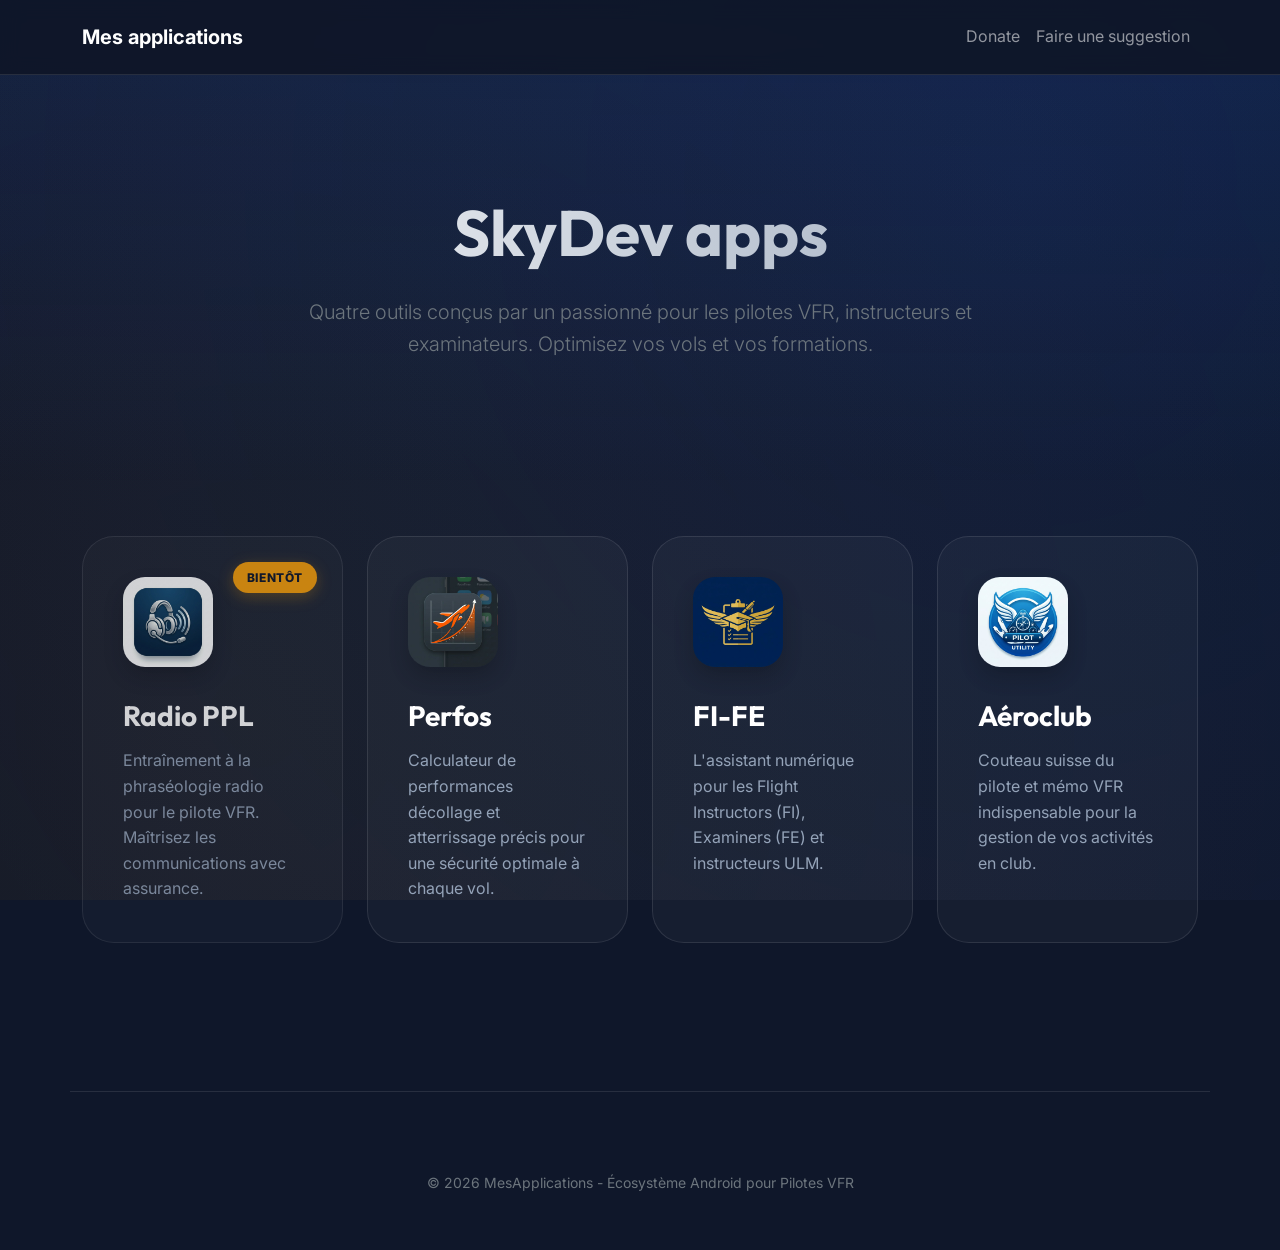
<file: index.html>
<!DOCTYPE html>
<html lang="fr">

<head>
  <meta charset="UTF-8">
  <meta name="viewport" content="width=device-width, initial-scale=1.0">
  <title>Mes Applications Android - Aviation & Pilotage</title>
  <!-- Bootstrap 5 -->
  <link href="https://cdn.jsdelivr.net/npm/bootstrap@5.3.0/dist/css/bootstrap.min.css" rel="stylesheet">
  <!-- Fonts -->
  <link rel="preconnect" href="https://fonts.googleapis.com">
  <link rel="preconnect" href="https://fonts.gstatic.com" crossorigin>
  <link href="https://fonts.googleapis.com/css2?family=Inter:wght@400;500;600&family=Outfit:wght@700;800&display=swap"
    rel="stylesheet">
  <!-- Custom CSS -->
  <link rel="stylesheet" href="assets/css/style.css">
  <meta name="description"
    content="Découvrez mes applications Android dédiées aux pilotes VFR, instructeurs et passionnés d'aéronautique.">
</head>

<body>
  <div class="bg-decor"></div>

  <!-- Navbar -->
  <nav class="navbar navbar-expand-lg navbar-dark navbar-custom sticky-top">
    <div class="container">
      <a class="navbar-brand fw-bold" href="#">Mes applications</a>
      <button class="navbar-toggler" type="button" data-bs-toggle="collapse" data-bs-target="#navbarNav">
        <span class="navbar-toggler-icon"></span>
      </button>
      <div class="collapse navbar-collapse" id="navbarNav">
        <ul class="navbar-nav ms-auto">
          <li class="nav-item"><a class="nav-link" href="https://ko-fi.com/skydev_13" target="_blank">Donate</a></li>
          <li class="nav-item"><a class="nav-link" href="pages/suggestions.html">Faire une suggestion</a></li>
        </ul>
      </div>
    </div>
  </nav>

  <!-- Hero Section -->
  <header class="hero-gradient text-center">
    <div class="container">
      <h1 class="hero-title animate-up">SkyDev apps</h1>
      <p class="lead text-secondary mb-5 mx-auto animate-up delay-100" style="max-width: 700px;">
        Quatre outils conçus par un passionné pour les pilotes VFR, instructeurs et examinateurs.
        Optimisez vos vols et vos formations.
      </p>
      <!-- Bouton pour aller directement à la liste des applications
      <div class="animate-up delay-200">
        <a href="#applications" class="btn btn-primary-custom btn-pill btn-lg">Explorer la suite</a>
      </div>
      -->
    </div>
  </header>

  <!-- Applications Section -->
  <section id="applications" class="py-5">
    <div class="container">
      <div class="row g-4 justify-content-center">
        <!-- Radio PPL -->
        <div class="col-md-6 col-lg-5 col-xl-3 animate-up delay-100">
          <div class="app-card disabled">
            <span class="badge-soon">Bientôt</span>
            <div class="app-icon-wrapper">
              <img src="assets/img/radio_ppl.png" alt="Radio PPL" class="app-icon">
            </div>
            <h3>Radio PPL</h3>
            <p>Entraînement à la phraséologie radio pour le pilote VFR. Maîtrisez les communications avec assurance.</p>
          </div>
        </div>

        <!-- Perfos -->
        <div class="col-md-6 col-lg-5 col-xl-3 animate-up delay-200">
          <a href="pages/perfos.html" class="app-card">
            <div class="app-icon-wrapper">
              <img src="assets/img/perfos.png" alt="Perfos" class="app-icon">
            </div>
            <h3>Perfos</h3>
            <p>Calculateur de performances décollage et atterrissage précis pour une sécurité optimale à chaque vol.</p>
          </a>
        </div>

        <!-- FI-FE -->
        <div class="col-md-6 col-lg-5 col-xl-3 animate-up delay-300">
          <a href="pages/fi-fe.html" class="app-card">
            <div class="app-icon-wrapper">
              <img src="assets/img/fi_fe.png" alt="FI-FE" class="app-icon">
            </div>
            <h3>FI-FE</h3>
            <p>L'assistant numérique pour les Flight Instructors (FI), Examiners (FE) et instructeurs ULM.</p>
          </a>
        </div>

        <!-- Aéroclub -->
        <div class="col-md-6 col-lg-5 col-xl-3 animate-up delay-400">
          <a href="pages/aeroclub.html" class="app-card">
            <div class="app-icon-wrapper">
              <img src="assets/img/aeroclub.png" alt="Aéroclub" class="app-icon">
            </div>
            <h3>Aéroclub</h3>
            <p>Couteau suisse du pilote et mémo VFR indispensable pour la gestion de vos activités en club.</p>
          </a>
        </div>
      </div>
    </div>
  </section>

  <!-- Footer -->
  <footer class="footer container">
    <p class="text-secondary small">&copy; 2026 MesApplications - Écosystème Android pour Pilotes VFR</p>
  </footer>

  <!-- Bootstrap JS -->
  <script src="https://cdn.jsdelivr.net/npm/bootstrap@5.3.0/dist/js/bootstrap.bundle.min.js"></script>

  <!-- GoatCounter -->
  <script data-goatcounter="https://skydev.goatcounter.com/count" async src="//gc.zgo.at/count.js"></script>

</body>

</html>
</file>
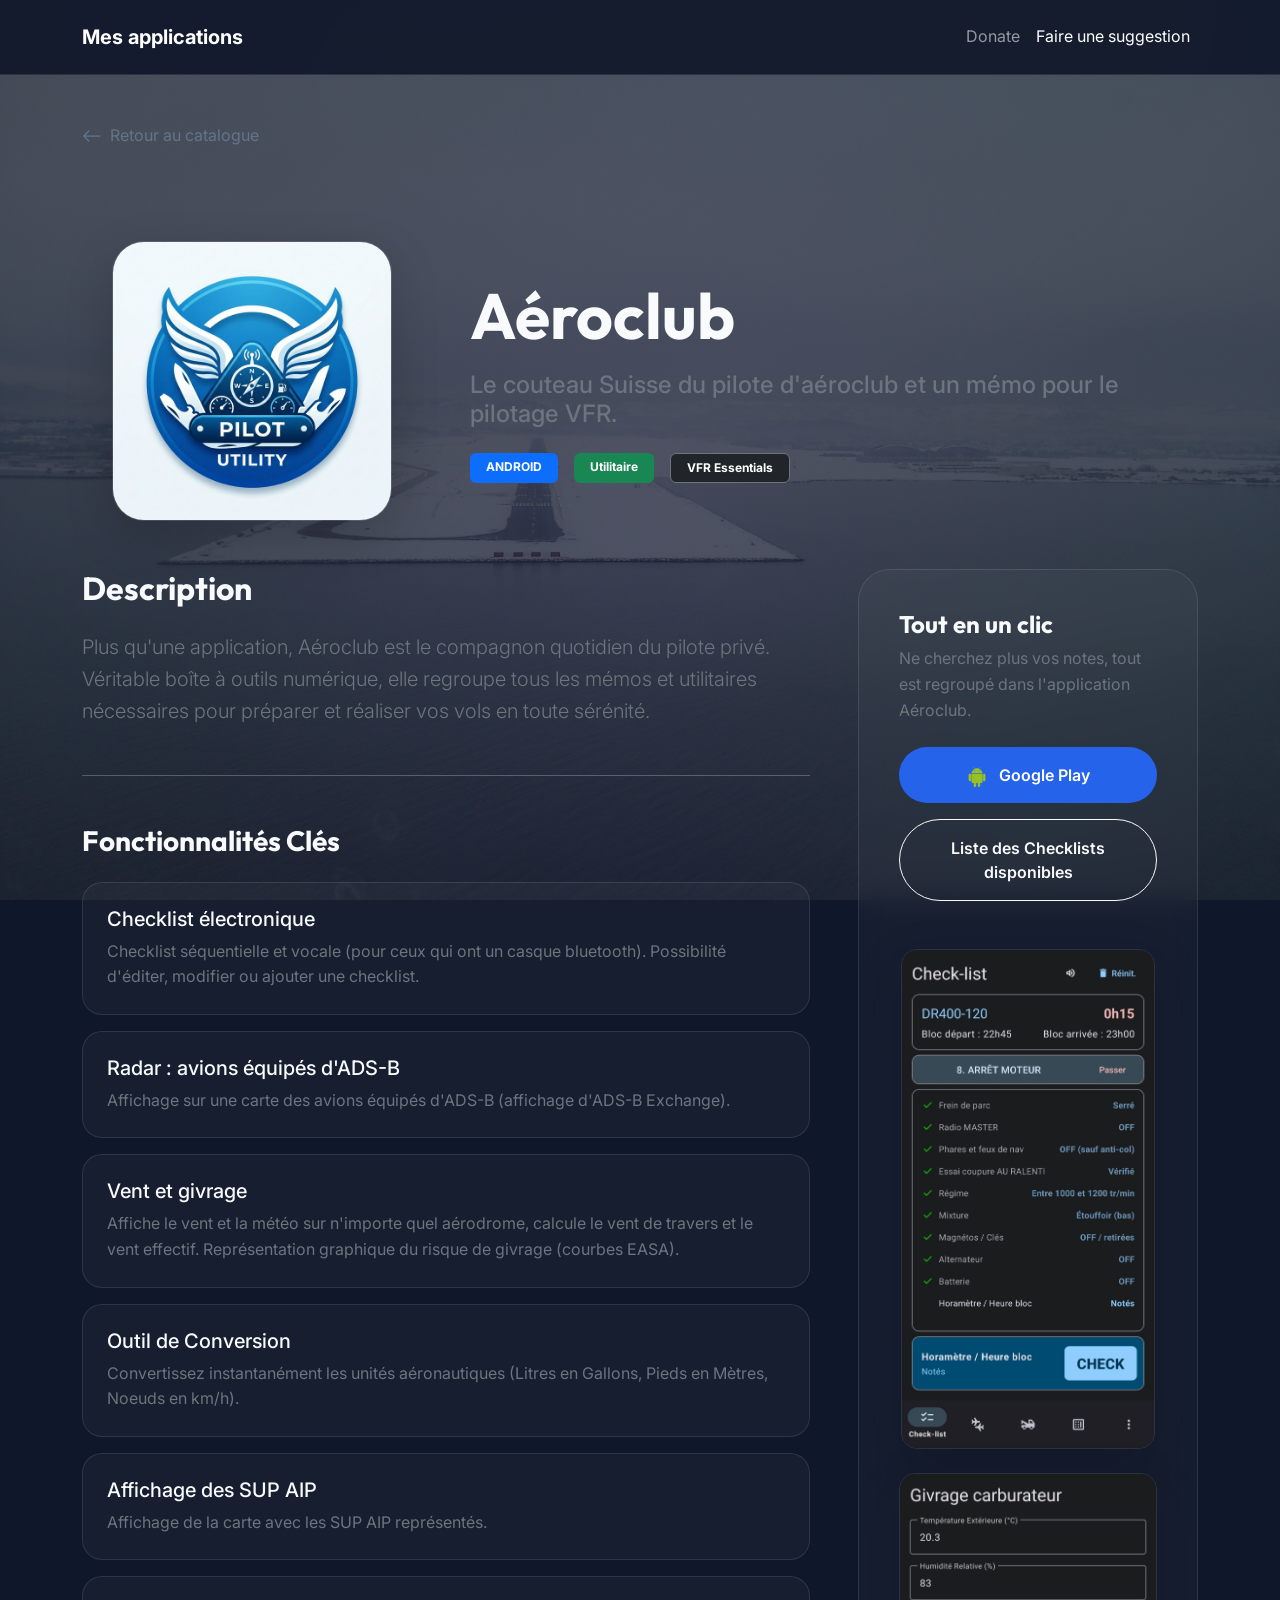
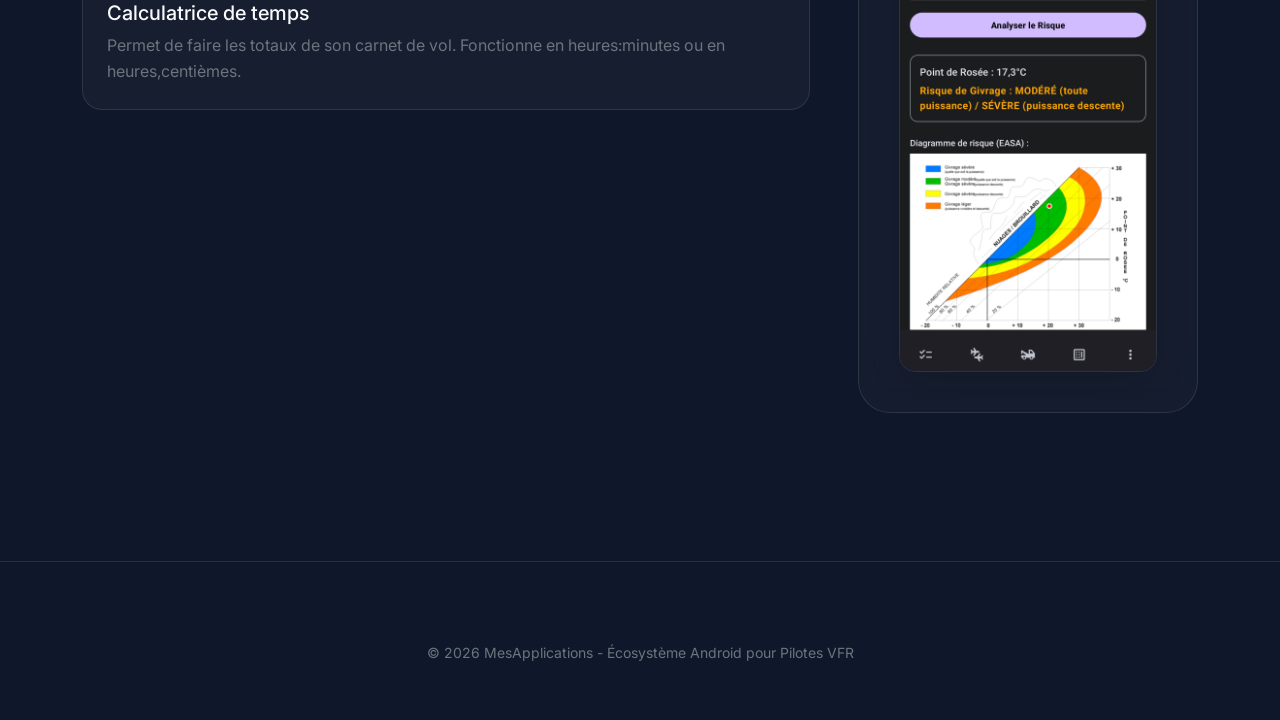
<file: pages/aeroclub.html>
<!DOCTYPE html>
<html lang="fr">

<head>
  <meta charset="UTF-8">
  <meta name="viewport" content="width=device-width, initial-scale=1.0">
  <title>Aéroclub - MesApplications</title>
  <link href="https://cdn.jsdelivr.net/npm/bootstrap@5.3.0/dist/css/bootstrap.min.css" rel="stylesheet">
  <link href="https://fonts.googleapis.com/css2?family=Inter:wght@400;500;600&family=Outfit:wght@700;800&display=swap"
    rel="stylesheet">
  <link rel="stylesheet" href="../assets/css/style.css">
  <style>
    .back-btn {
      color: var(--secondary);
      text-decoration: none;
      display: inline-flex;
      align-items: center;
      margin-bottom: 2rem;
      transition: 0.3s;
    }

    .back-btn:hover {
      color: var(--primary);
      transform: translateX(-5px);
    }

    .detail-hero {
      padding-top: 60px;
    }

    .feature-item {
      background: var(--glass-bg);
      border: 1px solid var(--glass-border);
      padding: 1.5rem;
      border-radius: 20px;
      margin-bottom: 1rem;
    }
  </style>
</head>

<body>
  <div class="bg-decor bg-aeroclub"></div>

  <!-- Navbar -->
  <nav class="navbar navbar-expand-lg navbar-dark navbar-custom sticky-top">
    <div class="container">
      <a class="navbar-brand fw-bold" href="../index.html">Mes applications</a>
      <button class="navbar-toggler" type="button" data-bs-toggle="collapse" data-bs-target="#navbarNav">
        <span class="navbar-toggler-icon"></span>
      </button>
      <div class="collapse navbar-collapse" id="navbarNav">
        <ul class="navbar-nav ms-auto">
          <li class="nav-item"><a class="nav-link" href="https://ko-fi.com/skydev_13" target="_blank">Donate</a></li>
          <li class="nav-item"><a class="nav-link active" href="suggestions.html">Faire une suggestion</a></li>
        </ul>
      </div>
    </div>
  </nav>

  <main class="container py-5">
    <a href="../index.html" class="back-btn">
      <svg xmlns="http://www.w3.org/2000/svg" width="20" height="20" fill="currentColor" class="bi bi-arrow-left me-2"
        viewBox="0 0 16 16">
        <path fill_rule="evenodd"
          d="M15 8a.5.5 0 0 0-.5-.5H2.707l3.147-3.146a.5.5 0 1 0-.708-.708l-4 4a.5.5 0 0 0 0 .708l4 4a.5.5 0 0 0 .708-.708L2.707 8.5H14.5A.5.5 0 0 0 15 8z" />
      </svg>
      Retour au catalogue
    </a>
    <div class="row g-5 detail-hero align-items-center mb-5">
      <div class="col-lg-4 text-center">
        <img src="../assets/img/aeroclub.png" alt="Aéroclub" class="img-fluid rounded-5 shadow-lg"
          style="max-width: 280px; border: 1px solid var(--glass-border);">
      </div>
      <div class="col-lg-8">
        <h1 class="display-3 fw-bold mb-3">Aéroclub</h1>
        <p class="h4 text-secondary mb-4">Le couteau Suisse du pilote d'aéroclub et un mémo pour le pilotage VFR.</p>
        <div class="d-flex gap-3">
          <span class="badge bg-primary px-3 py-2">ANDROID</span>
          <span class="badge bg-success px-3 py-2">Utilitaire</span>
          <span class="badge bg-dark border border-secondary px-3 py-2">VFR Essentials</span>
        </div>
      </div>
    </div>
    <div class="row g-5">
      <div class="col-lg-8">
        <h2 class="mb-4">Description</h2>
        <p class="lead text-secondary">
          Plus qu'une application, Aéroclub est le compagnon quotidien du pilote privé. Véritable boîte à outils
          numérique,
          elle regroupe tous les mémos et utilitaires nécessaires pour préparer et réaliser vos vols en toute sérénité.
        </p>
        <hr class="my-5 opacity-25">
        <h3 class="mb-4">Fonctionnalités Clés</h3>
        <div class="feature-item">
          <h5>Checklist électronique</h5>
          <p class="mb-0 text-secondary">Checklist séquentielle et vocale (pour ceux qui ont un casque bluetooth).
            Possibilité d'éditer, modifier ou ajouter une checklist.</p>
        </div>
        <div class="feature-item">
          <h5>Radar : avions équipés d'ADS-B</h5>
          <p class="mb-0 text-secondary">Affichage sur une carte des avions équipés d'ADS-B (affichage d'ADS-B
            Exchange).</p>
        </div>
        <div class="feature-item">
          <h5>Vent et givrage</h5>
          <p class="mb-0 text-secondary">Affiche le vent et la météo sur n'importe quel aérodrome, calcule le vent de
            travers et le vent effectif. Représentation graphique du risque de givrage (courbes EASA).</p>
        </div>
        <div class="feature-item">
          <h5>Outil de Conversion</h5>
          <p class="mb-0 text-secondary">Convertissez instantanément les unités aéronautiques (Litres en Gallons, Pieds
            en Mètres, Noeuds en km/h).</p>
        </div>
        <div class="feature-item">
          <h5>Affichage des SUP AIP</h5>
          <p class="mb-0 text-secondary">Affichage de la carte avec les SUP AIP représentés.</p>
        </div>
        <div class="feature-item">
          <h5>Calculatrice de temps</h5>
          <p class="mb-0 text-secondary">Permet de faire les totaux de son carnet de vol. Fonctionne en heures:minutes
            ou en heures,centièmes.</p>
        </div>
      </div>
      <div class="col-lg-4">
        <div class="app-card">
          <h4>Tout en un clic</h4>
          <p class="small mb-4 text-secondary">Ne cherchez plus vos notes, tout est regroupé dans l'application
            Aéroclub.</p>
          <a href="https://play.google.com/store/apps/details?id=com.skydev.aeroclub" target="_blank"
            class="btn btn-primary-custom btn-pill w-100 py-3 mb-3">
            <img src="../assets/icons/android.ico" alt="Android Icon" class="me-2" style="width: 20px; height: 20px;">
            Google Play
          </a>
          <a href="checklists.html" class="btn btn-outline-light btn-pill w-100 py-3 mb-4">Liste des Checklists
            disponibles</a>
          <div class="mt-4 text-center">
            <img src="../assets/img/Screen1.jpeg" alt="Capture d'écran Aéroclub"
              class="img-fluid rounded-4 shadow-lg border border-secondary border-opacity-25 img-zoom"
              style="max-height: 500px;">
          </div>
          <div class="mt-4 text-center">
            <img src="../assets/img/Screen2.jpeg" alt="Capture d'écran Aéroclub"
              class="img-fluid rounded-4 shadow-lg border border-secondary border-opacity-25 img-zoom"
              style="max-height: 500px;">
          </div>
        </div>
      </div>
    </div>
  </main>

  <footer class="footer">
    <p class="text-secondary small">&copy; 2026 MesApplications - Écosystème Android pour Pilotes VFR</p>
  </footer>

  <script src="https://cdn.jsdelivr.net/npm/bootstrap@5.3.0/dist/js/bootstrap.bundle.min.js"></script>

</body>

</html>
</file>
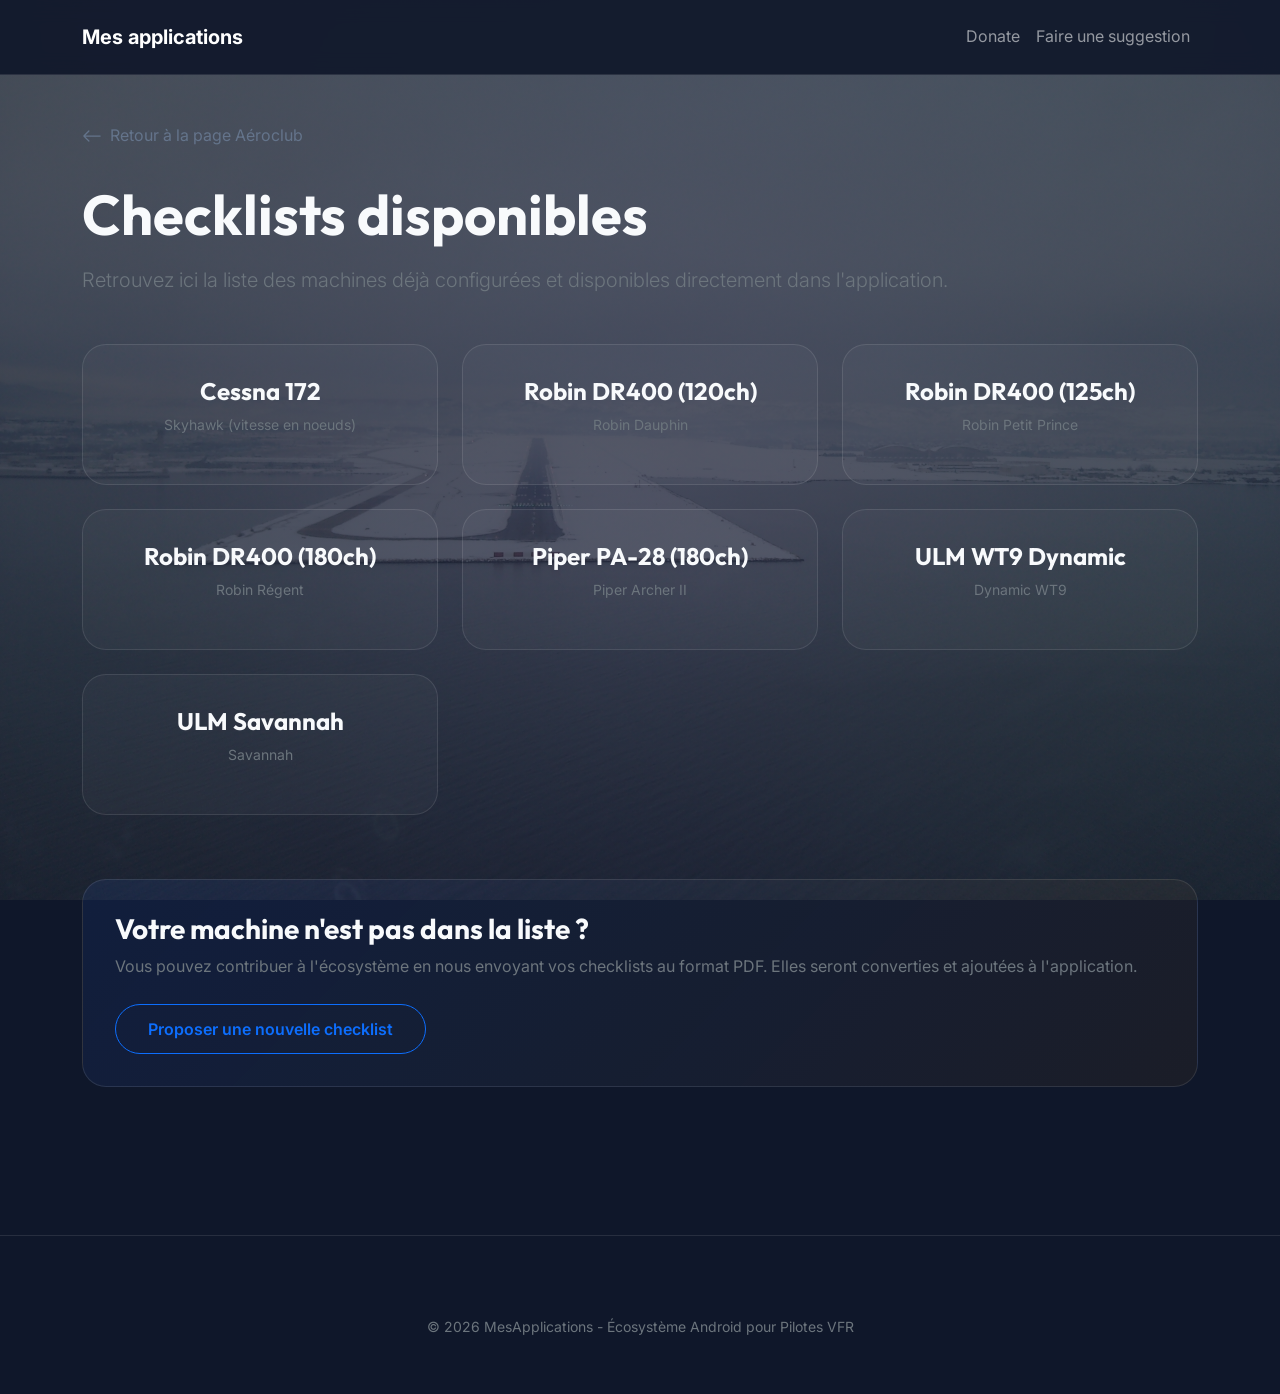
<file: pages/checklists.html>
<!DOCTYPE html>
<html lang="fr">

<head>
  <meta charset="UTF-8">
  <meta name="viewport" content="width=device-width, initial-scale=1.0">
  <title>Checklists disponibles - MesApplications</title>
  <link href="https://cdn.jsdelivr.net/npm/bootstrap@5.3.0/dist/css/bootstrap.min.css" rel="stylesheet">
  <link href="https://fonts.googleapis.com/css2?family=Inter:wght@400;500;600&family=Outfit:wght@700;800&display=swap"
    rel="stylesheet">
  <link rel="stylesheet" href="../assets/css/style.css">
  <style>
    .back-btn {
      color: var(--secondary);
      text-decoration: none;
      display: inline-flex;
      align-items: center;
      margin-bottom: 2rem;
      transition: 0.3s;
    }

    .back-btn:hover {
      color: var(--primary);
      transform: translateX(-5px);
    }

    .checklist-card {
      background: var(--glass-bg);
      backdrop-filter: blur(12px);
      border: 1px solid var(--glass-border);
      border-radius: 24px;
      padding: 2rem;
      transition: 0.3s;
      height: 100%;
      display: flex;
      flex-direction: column;
      align-items: center;
      text-align: center;
    }

    .checklist-card:hover {
      border-color: var(--primary);
      background: rgba(255, 255, 255, 0.05);
    }

    .badge-status {
      background: rgba(37, 99, 235, 0.1);
      color: var(--primary);
      border: 1px solid rgba(37, 99, 235, 0.2);
      font-size: 0.75rem;
      padding: 0.4rem 1rem;
      border-radius: 50px;
      margin-top: 1rem;
    }

    .aircraft-icon {
      font-size: 2rem;
      margin-bottom: 1rem;
    }

    .suggestion-banner {
      background: linear-gradient(135deg, rgba(37, 99, 235, 0.1), rgba(245, 158, 11, 0.05));
      border: 1px solid var(--glass-border);
      border-radius: 24px;
      padding: 2rem;
      margin-top: 4rem;
    }
  </style>
</head>

<body>
  <div class="bg-decor bg-aeroclub"></div>

  <!-- Navbar -->
  <nav class="navbar navbar-expand-lg navbar-dark navbar-custom sticky-top">
    <div class="container">
      <a class="navbar-brand fw-bold" href="../index.html">Mes applications</a>
      <button class="navbar-toggler" type="button" data-bs-toggle="collapse" data-bs-target="#navbarNav">
        <span class="navbar-toggler-icon"></span>
      </button>
      <div class="collapse navbar-collapse" id="navbarNav">
        <ul class="navbar-nav ms-auto">
          <li class="nav-item"><a class="nav-link" href="https://ko-fi.com/skydev_13" target="_blank">Donate</a></li>
          <li class="nav-item"><a class="nav-link" href="suggestions.html">Faire une suggestion</a></li>
        </ul>
      </div>
    </div>
  </nav>

  <main class="container py-5">
    <a href="aeroclub.html" class="back-btn animate-up">
      <svg xmlns="http://www.w3.org/2000/svg" width="20" height="20" fill="currentColor" class="bi bi-arrow-left me-2"
        viewBox="0 0 16 16">
        <path fill_rule="evenodd"
          d="M15 8a.5.5 0 0 0-.5-.5H2.707l3.147-3.146a.5.5 0 1 0-.708-.708l-4 4a.5.5 0 0 0 0 .708l4 4a.5.5 0 0 0 .708-.708L2.707 8.5H14.5A.5.5 0 0 0 15 8z" />
      </svg>
      Retour à la page Aéroclub
    </a>

    <header class="mb-5 animate-up">
      <h1 class="display-4 fw-bold mb-3">Checklists disponibles</h1>
      <p class="lead text-secondary">Retrouvez ici la liste des machines déjà configurées et disponibles directement
        dans l'application.</p>
    </header>

    <div class="row g-4 animate-up delay-100">
      <div class="col-md-6 col-lg-4">
        <div class="checklist-card">
          <h4>Cessna 172</h4>
          <p class="small text-secondary">Skyhawk (vitesse en noeuds)</p>
        </div>
      </div>

      <div class="col-md-6 col-lg-4">
        <div class="checklist-card">
          <h4>Robin DR400 (120ch)</h4>
          <p class="small text-secondary">Robin Dauphin</p>
        </div>
      </div>

      <div class="col-md-6 col-lg-4">
        <div class="checklist-card">
          <h4>Robin DR400 (125ch)</h4>
          <p class="small text-secondary">Robin Petit Prince</p>
        </div>
      </div>

      <div class="col-md-6 col-lg-4">
        <div class="checklist-card">
          <h4>Robin DR400 (180ch)</h4>
          <p class="small text-secondary">Robin Régent</p>
        </div>
      </div>

      <div class="col-md-6 col-lg-4">
        <div class="checklist-card">
          <h4>Piper PA-28 (180ch)</h4>
          <p class="small text-secondary">Piper Archer II</p>
        </div>
      </div>

      <div class="col-md-6 col-lg-4">
        <div class="checklist-card">
          <h4>ULM WT9 Dynamic</h4>
          <p class="small text-secondary">Dynamic WT9</p>
        </div>
      </div>

      <div class="col-md-6 col-lg-4">
        <div class="checklist-card">
          <h4>ULM Savannah</h4>
          <p class="small text-secondary">Savannah</p>
        </div>
      </div>

    </div>

    <div class="suggestion-banner animate-up delay-200">
      <h3>Votre machine n'est pas dans la liste ?</h3>
      <p class="text-secondary mb-4">
        Vous pouvez contribuer à l'écosystème en nous envoyant vos checklists au format PDF. Elles seront converties et
        ajoutées à l'application.
      </p>
      <a href="suggestions.html" class="btn btn-outline-primary btn-pill">Proposer une nouvelle checklist</a>
    </div>
  </main>

  <footer class="footer">
    <p class="text-secondary small">&copy; 2026 MesApplications - Écosystème Android pour Pilotes VFR</p>
  </footer>

  <script src="https://cdn.jsdelivr.net/npm/bootstrap@5.3.0/dist/js/bootstrap.bundle.min.js"></script>
</body>

</html>
</file>
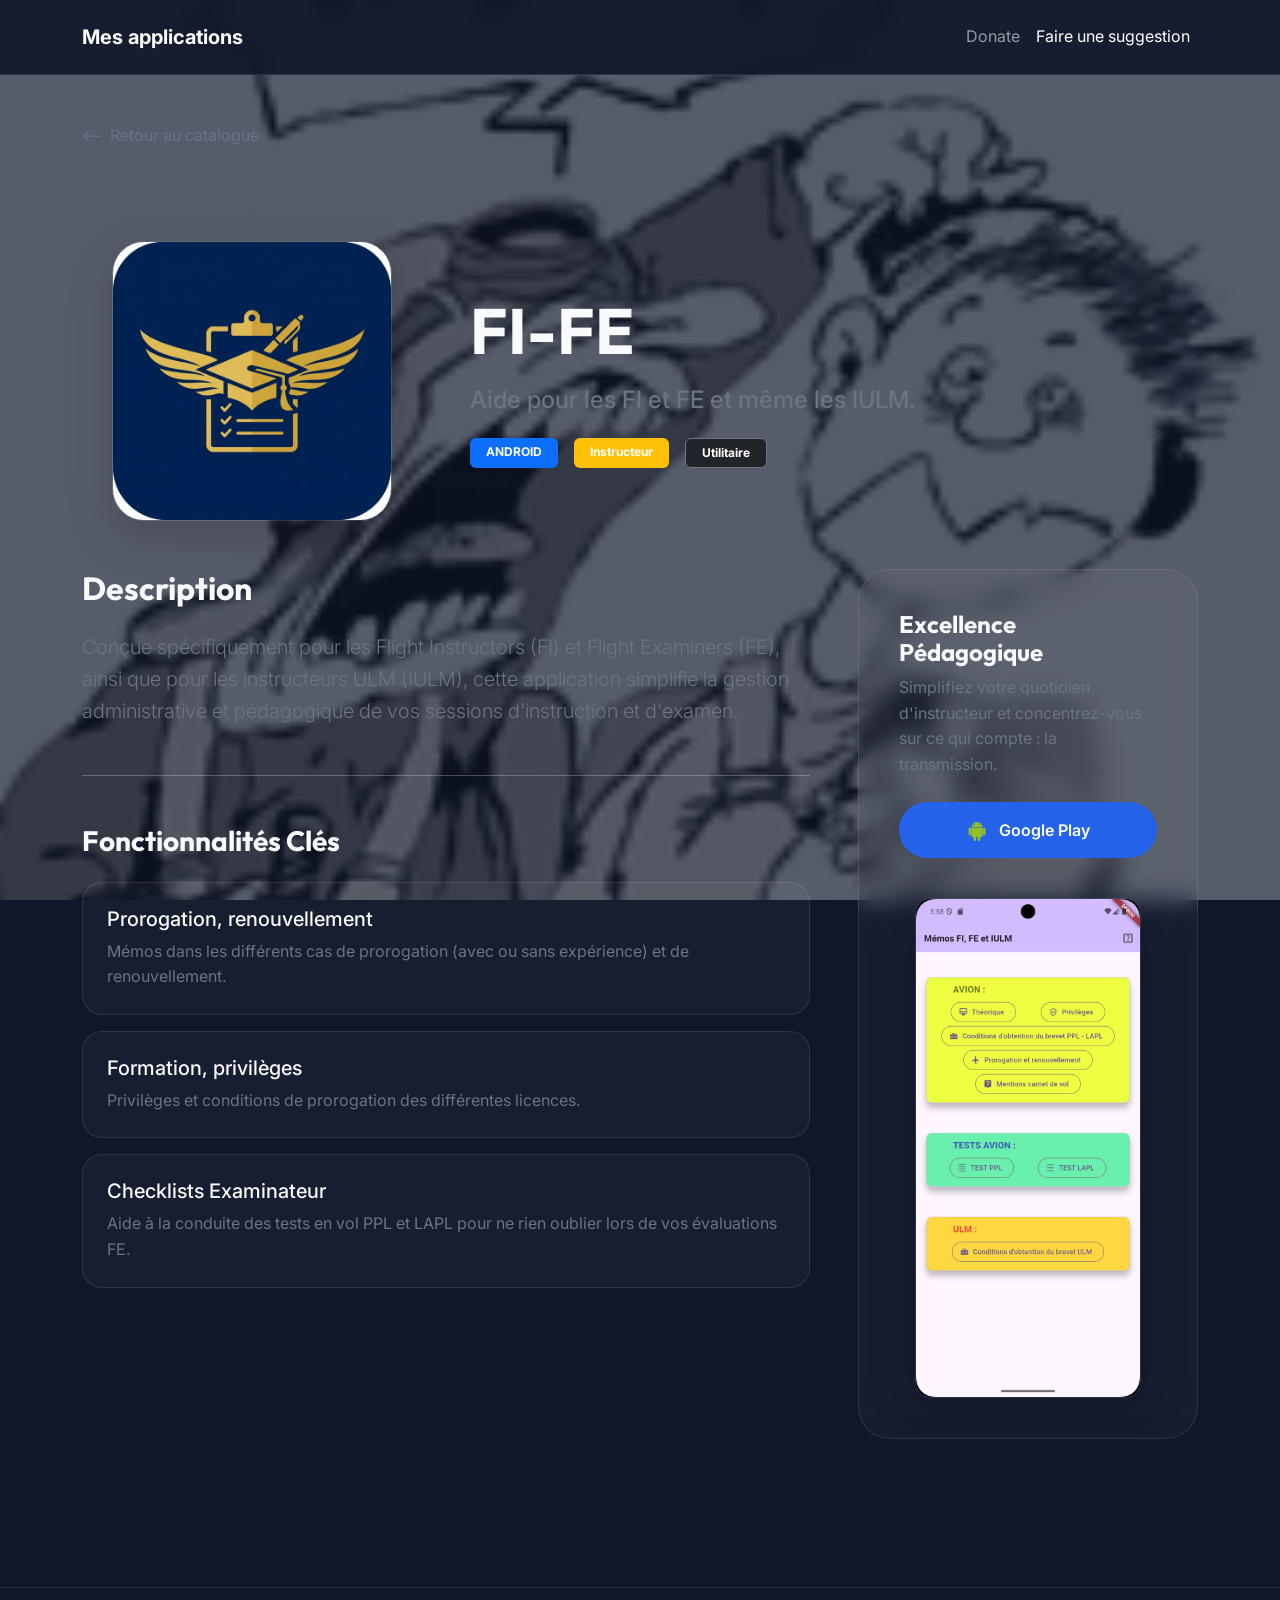
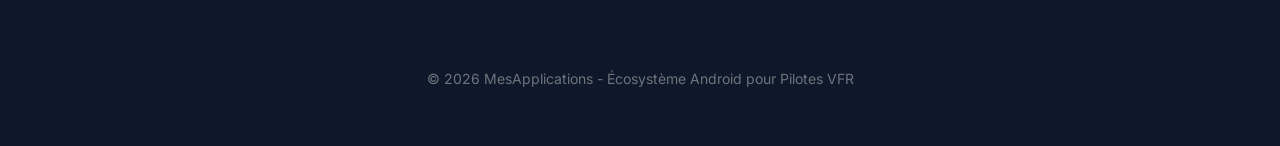
<file: pages/fi-fe.html>
<!DOCTYPE html>
<html lang="fr">

<head>
  <meta charset="UTF-8">
  <meta name="viewport" content="width=device-width, initial-scale=1.0">
  <title>FI-FE - MesApplications</title>
  <link href="https://cdn.jsdelivr.net/npm/bootstrap@5.3.0/dist/css/bootstrap.min.css" rel="stylesheet">
  <link href="https://fonts.googleapis.com/css2?family=Inter:wght@400;500;600&family=Outfit:wght@700;800&display=swap"
    rel="stylesheet">
  <link rel="stylesheet" href="../assets/css/style.css">
  <style>
    .back-btn {
      color: var(--secondary);
      text-decoration: none;
      display: inline-flex;
      align-items: center;
      margin-bottom: 2rem;
      transition: 0.3s;
    }

    .back-btn:hover {
      color: var(--primary);
      transform: translateX(-5px);
    }

    .detail-hero {
      padding-top: 60px;
    }

    .feature-item {
      background: var(--glass-bg);
      border: 1px solid var(--glass-border);
      padding: 1.5rem;
      border-radius: 20px;
      margin-bottom: 1rem;
    }
  </style>
</head>

<body>
  <div class="bg-decor bg-fife"></div>

  <!-- Navbar -->
  <nav class="navbar navbar-expand-lg navbar-dark navbar-custom sticky-top">
    <div class="container">
      <a class="navbar-brand fw-bold" href="../index.html">Mes applications</a>
      <button class="navbar-toggler" type="button" data-bs-toggle="collapse" data-bs-target="#navbarNav">
        <span class="navbar-toggler-icon"></span>
      </button>
      <div class="collapse navbar-collapse" id="navbarNav">
        <ul class="navbar-nav ms-auto">
          <li class="nav-item"><a class="nav-link" href="https://ko-fi.com/skydev_13" target="_blank">Donate</a></li>
          <li class="nav-item"><a class="nav-link active" href="suggestions.html">Faire une suggestion</a></li>
        </ul>
      </div>
    </div>
  </nav>

  <main class="container py-5">
    <a href="../index.html" class="back-btn">
      <svg xmlns="http://www.w3.org/2000/svg" width="20" height="20" fill="currentColor" class="bi bi-arrow-left me-2"
        viewBox="0 0 16 16">
        <path fill_rule="evenodd"
          d="M15 8a.5.5 0 0 0-.5-.5H2.707l3.147-3.146a.5.5 0 1 0-.708-.708l-4 4a.5.5 0 0 0 0 .708l4 4a.5.5 0 0 0 .708-.708L2.707 8.5H14.5A.5.5 0 0 0 15 8z" />
      </svg>
      Retour au catalogue
    </a>
    <div class="row g-5 detail-hero align-items-center mb-5">
      <div class="col-lg-4 text-center">
        <img src="../assets/img/fi_fe.png" alt="FI-FE" class="img-fluid rounded-5 shadow-lg"
          style="max-width: 280px; border: 1px solid var(--glass-border);">
      </div>
      <div class="col-lg-8">
        <h1 class="display-3 fw-bold mb-3">FI-FE</h1>
        <p class="h4 text-secondary mb-4">Aide pour les FI et FE et même les IULM.</p>
        <div class="d-flex gap-3">
          <span class="badge bg-primary px-3 py-2">ANDROID</span>
          <span class="badge bg-warning px-3 py-2">Instructeur</span>
          <span class="badge bg-dark border border-secondary px-3 py-2">Utilitaire</span>
        </div>
      </div>
    </div>
    <div class="row g-5">
      <div class="col-lg-8">
        <h2 class="mb-4">Description</h2>
        <p class="lead text-secondary">
          Conçue spécifiquement pour les Flight Instructors (FI) et Flight Examiners (FE), ainsi que pour les
          instructeurs ULM (IULM),
          cette application simplifie la gestion administrative et pédagogique de vos sessions d'instruction et
          d'examen.
        </p>
        <hr class="my-5 opacity-25">
        <h3 class="mb-4">Fonctionnalités Clés</h3>
        <div class="feature-item">
          <h5>Prorogation, renouvellement</h5>
          <p class="mb-0 text-secondary">Mémos dans les différents cas de prorogation (avec ou sans expérience) et de
            renouvellement.</p>
        </div>
        <div class="feature-item">
          <h5>Formation, privilèges</h5>
          <p class="mb-0 text-secondary">Privilèges et conditions de prorogation des différentes licences.</p>
        </div>
        <div class="feature-item">
          <h5>Checklists Examinateur</h5>
          <p class="mb-0 text-secondary">Aide à la conduite des tests en vol PPL et LAPL pour ne rien oublier lors de
            vos
            évaluations FE.</p>
        </div>
      </div>
      <div class="col-lg-4">
        <div class="app-card">
          <h4>Excellence Pédagogique</h4>
          <p class="small mb-4 text-secondary">Simplifiez votre quotidien d'instructeur et concentrez-vous sur ce qui
            compte : la transmission.</p>
          <a href="https://play.google.com/store/apps/details?id=com.skydev.fi_fe" target="_blank"
            class="btn btn-primary-custom btn-pill w-100 py-3 mb-3">
            <img src="../assets/icons/android.ico" alt="Android Icon" class="me-2" style="width: 20px; height: 20px;">
            Google Play
          </a>
          <div class="mt-4 text-center">
            <img src="../assets/img/Screen4.png" alt="Capture d'écran FI-FE"
              class="img-fluid rounded-4 shadow-lg border border-secondary border-opacity-25 img-zoom"
              style="max-height: 500px;">
          </div>
        </div>
      </div>
    </div>
  </main>
  <footer class="footer">
    <p class="text-secondary small">&copy; 2026 MesApplications - Écosystème Android pour Pilotes VFR</p>
  </footer>
  <script src="https://cdn.jsdelivr.net/npm/bootstrap@5.3.0/dist/js/bootstrap.bundle.min.js"></script>
</body>

</html>
</file>
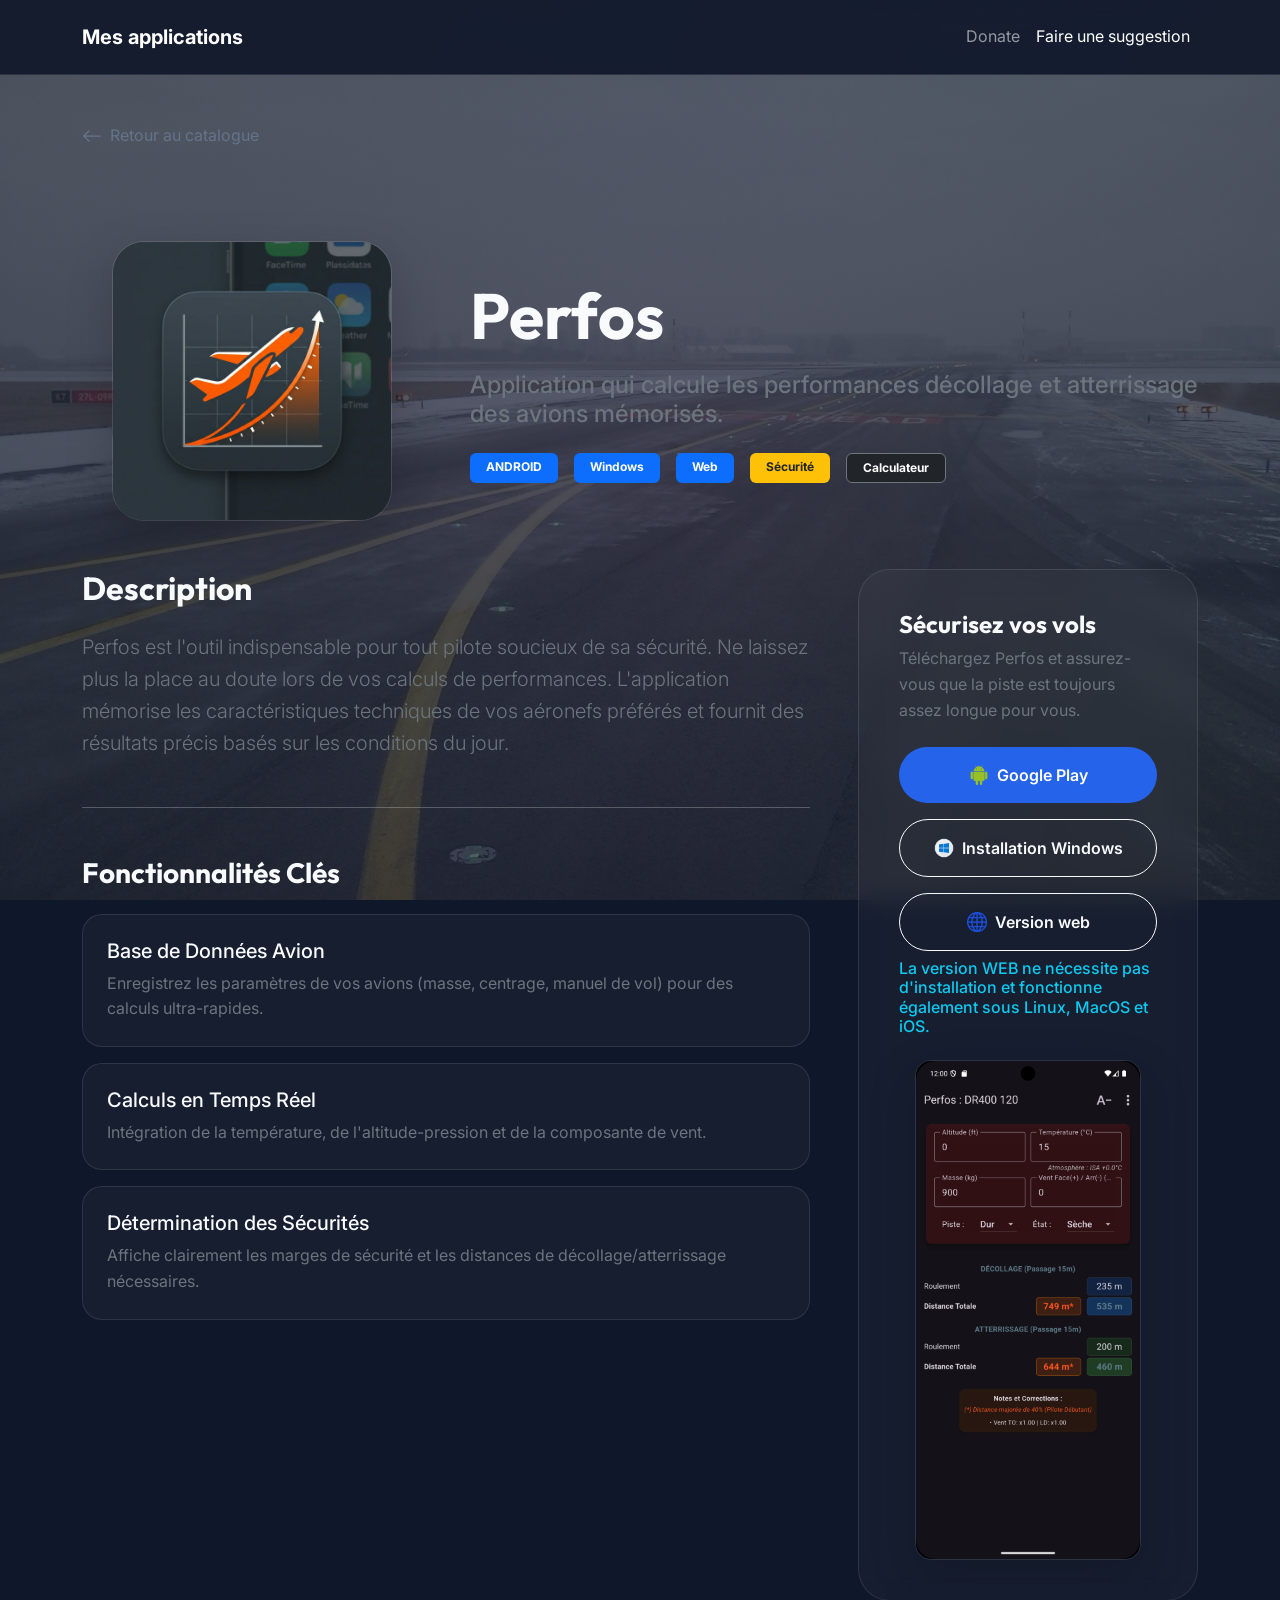
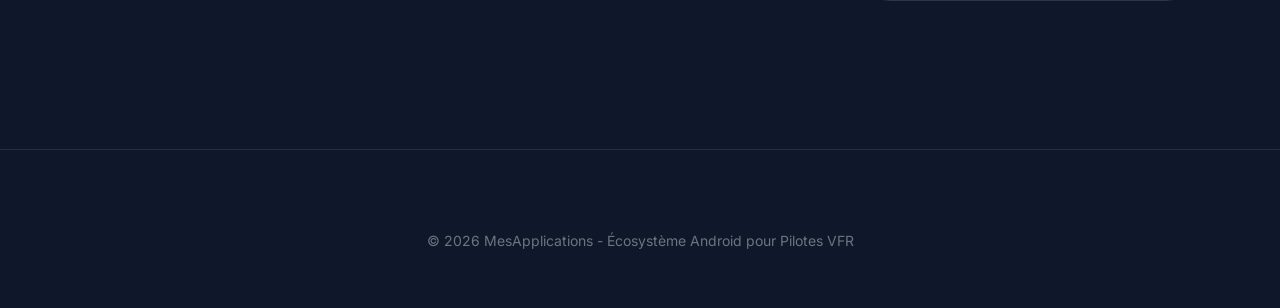
<file: pages/perfos.html>
<!DOCTYPE html>
<html lang="fr">

<head>
  <meta charset="UTF-8">
  <meta name="viewport" content="width=device-width, initial-scale=1.0">
  <title>Perfos - MesApplications</title>
  <link href="https://cdn.jsdelivr.net/npm/bootstrap@5.3.0/dist/css/bootstrap.min.css" rel="stylesheet">
  <link href="https://fonts.googleapis.com/css2?family=Inter:wght@400;500;600&family=Outfit:wght@700;800&display=swap"
    rel="stylesheet">
  <link rel="stylesheet" href="../assets/css/style.css">
  <style>
    .back-btn {
      color: var(--secondary);
      text-decoration: none;
      display: inline-flex;
      align-items: center;
      margin-bottom: 2rem;
      transition: 0.3s;
    }

    .back-btn:hover {
      color: var(--primary);
      transform: translateX(-5px);
    }

    .detail-hero {
      padding-top: 60px;
    }

    .feature-item {
      background: var(--glass-bg);
      border: 1px solid var(--glass-border);
      padding: 1.5rem;
      border-radius: 20px;
      margin-bottom: 1rem;
    }
  </style>
</head>

<body>
  <div class="bg-decor bg-perfos"></div>

  <!-- Navbar -->
  <nav class="navbar navbar-expand-lg navbar-dark navbar-custom sticky-top">
    <div class="container">
      <a class="navbar-brand fw-bold" href="../index.html">Mes applications</a>
      <button class="navbar-toggler" type="button" data-bs-toggle="collapse" data-bs-target="#navbarNav">
        <span class="navbar-toggler-icon"></span>
      </button>
      <div class="collapse navbar-collapse" id="navbarNav">
        <ul class="navbar-nav ms-auto">
          <li class="nav-item"><a class="nav-link" href="https://ko-fi.com/skydev_13" target="_blank">Donate</a></li>
          <li class="nav-item"><a class="nav-link active" href="suggestions.html">Faire une suggestion</a></li>
        </ul>
      </div>
    </div>
  </nav>

  <main class="container py-5">
    <a href="../index.html" class="back-btn">
      <svg xmlns="http://www.w3.org/2000/svg" width="20" height="20" fill="currentColor" class="bi bi-arrow-left me-2"
        viewBox="0 0 16 16">
        <path fill_rule="evenodd"
          d="M15 8a.5.5 0 0 0-.5-.5H2.707l3.147-3.146a.5.5 0 1 0-.708-.708l-4 4a.5.5 0 0 0 0 .708l4 4a.5.5 0 0 0 .708-.708L2.707 8.5H14.5A.5.5 0 0 0 15 8z" />
      </svg>
      Retour au catalogue
    </a>
    <div class="row g-5 detail-hero align-items-center mb-5">
      <div class="col-lg-4 text-center">
        <img src="../assets/img/perfos.png" alt="Perfos" class="img-fluid rounded-5 shadow-lg"
          style="max-width: 280px; border: 1px solid var(--glass-border);">
      </div>
      <div class="col-lg-8">
        <h1 class="display-3 fw-bold mb-3">Perfos</h1>
        <p class="h4 text-secondary mb-4">Application qui calcule les performances décollage et atterrissage des avions
          mémorisés.</p>
        <div class="d-flex gap-3">
          <span class="badge bg-primary px-3 py-2">ANDROID</span>
          <span class="badge bg-primary px-3 py-2">Windows</span>
          <span class="badge bg-primary px-3 py-2">Web</span>
          <span class="badge bg-warning text-dark px-3 py-2">Sécurité</span>
          <span class="badge bg-dark border border-secondary px-3 py-2">Calculateur</span>
        </div>
      </div>
    </div>

    <div class="row g-5">
      <div class="col-lg-8">
        <h2 class="mb-4">Description</h2>
        <p class="lead text-secondary">
          Perfos est l'outil indispensable pour tout pilote soucieux de sa sécurité. Ne laissez plus la place au doute
          lors de vos calculs de performances.
          L'application mémorise les caractéristiques techniques de vos aéronefs préférés et fournit des résultats
          précis basés sur les conditions du jour.
        </p>
        <hr class="my-5 opacity-25">
        <h3 class="mb-4">Fonctionnalités Clés</h3>
        <div class="feature-item">
          <h5>Base de Données Avion</h5>
          <p class="mb-0 text-secondary">Enregistrez les paramètres de vos avions (masse, centrage, manuel de vol) pour
            des calculs ultra-rapides.</p>
        </div>
        <div class="feature-item">
          <h5>Calculs en Temps Réel</h5>
          <p class="mb-0 text-secondary">Intégration de la température, de l'altitude-pression et de la composante de
            vent.</p>
        </div>
        <div class="feature-item">
          <h5>Détermination des Sécurités</h5>
          <p class="mb-0 text-secondary">Affiche clairement les marges de sécurité et les distances de
            décollage/atterrissage nécessaires.</p>
        </div>
      </div>
      <div class="col-lg-4">
        <div class="app-card">
          <h4>Sécurisez vos vols</h4>
          <p class="small mb-4 text-secondary">Téléchargez Perfos et assurez-vous que la piste est toujours assez longue
            pour vous.</p>
          <a href="https://play.google.com/store/apps/details?id=com.skydev.perfos"
            class="btn btn-primary-custom btn-pill w-100 py-3 mb-3 d-flex align-items-center justify-content-center">
            <img src="../assets/icons/android.ico" alt="Android Icon" class="me-2" style="width: 20px; height: 20px;">
            Google Play
          </a>
          <a href="../assets/windows/perfos_setup.exe" download
            class="btn btn-outline-light btn-pill w-100 py-3 mb-3 d-flex align-items-center justify-content-center">
            <img src="../assets/icons/windows.ico" alt="Windows Icon" class="me-2" style="width: 20px; height: 20px;">
            Installation Windows
          </a>
          <a href="https://ms893.github.io/Perfos/" target="_blank" rel="noopener noreferrer"
            class="btn btn-outline-light btn-pill w-100 py-3 mb-0 d-flex align-items-center justify-content-center">
            <img src="../assets/icons/web.ico" alt="Web Icon" class="me-2" style="width: 20px; height: 20px;">
            Version web
          </a>
          <h6 class="mt-2 mb-4 text-info">La version WEB ne nécessite pas d'installation et fonctionne également
            sous Linux, MacOS et iOS.</h6>
          <div class="mt-4 text-center">
            <img src="../assets/img/Screen3.png" alt="Capture d'écran Perfos"
              class="img-fluid rounded-4 shadow-lg border border-secondary border-opacity-25 img-zoom"
              style="max-height: 500px;">
          </div>
        </div>
      </div>
    </div>
  </main>

  <footer class="footer">
    <p class="text-secondary small">&copy; 2026 MesApplications - Écosystème Android pour Pilotes VFR</p>
  </footer>
  <script src="https://cdn.jsdelivr.net/npm/bootstrap@5.3.0/dist/js/bootstrap.bundle.min.js"></script>

</body>

</html>
</file>
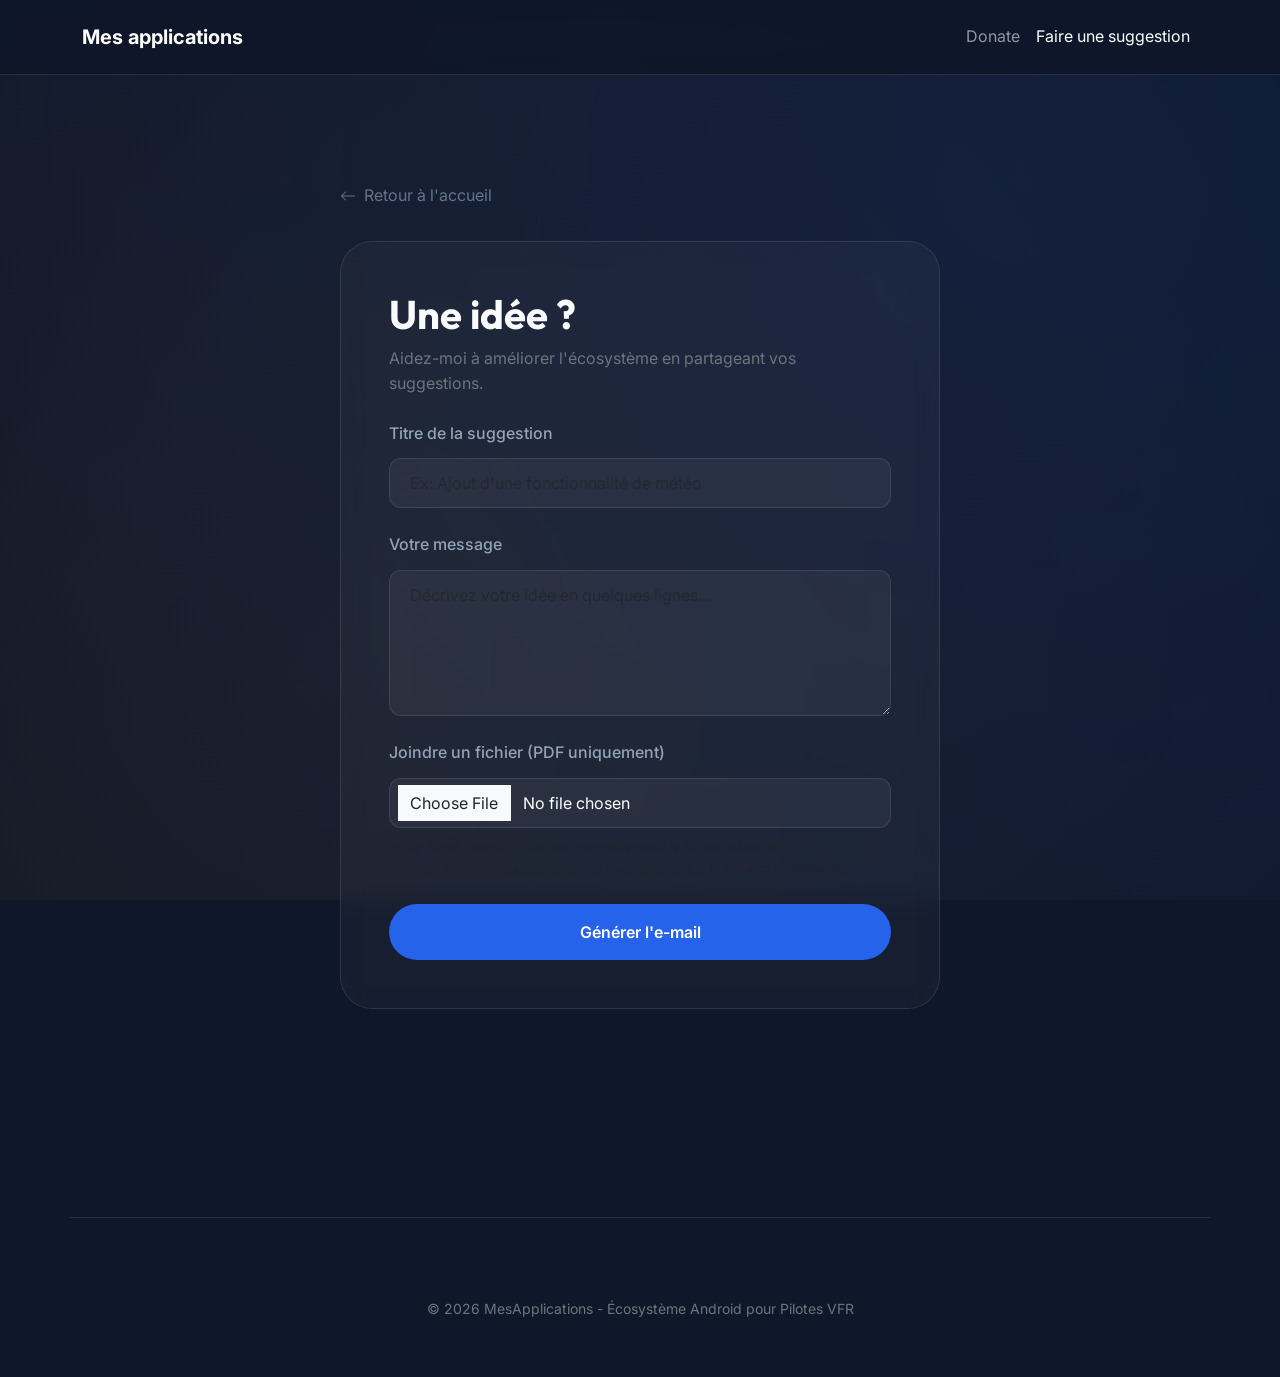
<file: pages/suggestions.html>
<!DOCTYPE html>
<html lang="fr">

<head>
  <meta charset="UTF-8">
  <meta name="viewport" content="width=device-width, initial-scale=1.0">
  <title>Faire une suggestion - Mes Applications</title>
  <!-- Bootstrap 5 -->
  <link href="https://cdn.jsdelivr.net/npm/bootstrap@5.3.0/dist/css/bootstrap.min.css" rel="stylesheet">
  <!-- Fonts -->
  <link rel="preconnect" href="https://fonts.googleapis.com">
  <link rel="preconnect" href="https://fonts.gstatic.com" crossorigin>
  <link href="https://fonts.googleapis.com/css2?family=Inter:wght@400;500;600&family=Outfit:wght@700;800&display=swap"
    rel="stylesheet">
  <!-- Custom CSS -->
  <link rel="stylesheet" href="../assets/css/style.css">
  <style>
    .form-container {
      max-width: 600px;
      margin: 60px auto;
    }

    .suggestion-card {
      background: var(--glass-bg);
      backdrop-filter: blur(12px);
      border: 1px solid var(--glass-border);
      border-radius: 32px;
      padding: 3rem;
    }

    .form-control {
      background: rgba(255, 255, 255, 0.05);
      border: 1px solid var(--glass-border);
      color: white;
      border-radius: 12px;
      padding: 12px 20px;
    }

    .form-control:focus {
      background: rgba(255, 255, 255, 0.08);
      border-color: var(--primary);
      color: white;
      box-shadow: 0 0 10px rgba(37, 99, 235, 0.2);
    }

    .form-label {
      font-weight: 500;
      margin-bottom: 0.75rem;
      color: #94a3b8;
    }

    .back-link {
      color: var(--secondary);
      text-decoration: none;
      display: inline-flex;
      align-items: center;
      margin-bottom: 2rem;
      transition: color 0.3s;
    }

    .back-link:hover {
      color: var(--light);
    }
  </style>
</head>

<body>
  <div class="bg-decor"></div>

  <!-- Navbar -->
  <nav class="navbar navbar-expand-lg navbar-dark navbar-custom sticky-top">
    <div class="container">
      <a class="navbar-brand fw-bold" href="../index.html">Mes applications</a>
      <button class="navbar-toggler" type="button" data-bs-toggle="collapse" data-bs-target="#navbarNav">
        <span class="navbar-toggler-icon"></span>
      </button>
      <div class="collapse navbar-collapse" id="navbarNav">
        <ul class="navbar-nav ms-auto">
          <li class="nav-item"><a class="nav-link" href="https://ko-fi.com/skydev_13" target="_blank">Donate</a></li>
          <li class="nav-item"><a class="nav-link active" href="#">Faire une suggestion</a></li>
        </ul>
      </div>
    </div>
  </nav>

  <main class="container py-5">
    <div class="form-container">
      <a href="../index.html" class="back-link animate-up">
        <svg xmlns="http://www.w3.org/2000/svg" width="16" height="16" fill="currentColor" class="bi bi-arrow-left me-2"
          viewBox="0 0 16 16">
          <path fill-rule="evenodd"
            d="M15 8a.5.5 0 0 0-.5-.5H2.707l3.147-3.146a.5.5 0 1 0-.708-.708l-4 4a.5.5 0 0 0 0 .708l4 4a.5.5 0 0 0 .708-.708L2.707 8.5H14.5A.5.5 0 0 0 15 8z" />
        </svg>
        Retour à l'accueil
      </a>

      <div class="suggestion-card animate-up delay-100">
        <h1 class="mb-2">Une idée ?</h1>
        <p class="text-secondary mb-4">Aidez-moi à améliorer l'écosystème en partageant vos suggestions.</p>

        <form id="suggestionForm">
          <div class="mb-4">
            <label for="title" class="form-label">Titre de la suggestion</label>
            <input type="text" class="form-control" id="title" placeholder="Ex: Ajout d'une fonctionnalité de météo"
              required>
          </div>
          <div class="mb-4">
            <label for="message" class="form-label">Votre message</label>
            <textarea class="form-control" id="message" rows="5" placeholder="Décrivez votre idée en quelques lignes..."
              required></textarea>
          </div>
          <div class="mb-4">
            <label for="attachment" class="form-label">Joindre un fichier (PDF uniquement)</label>
            <input type="file" class="form-control" id="attachment" accept="application/pdf">
            <p class="small text-muted mt-2">Note: Vous devrez attacher manuellement le fichier sélectionné dans votre
              application de messagerie après avoir cliqué sur le bouton ci-dessous.</p>
          </div>
          <button type="submit" class="btn btn-primary-custom btn-pill w-100 py-3">Générer l'e-mail</button>
        </form>

        <script>
          document.getElementById('suggestionForm').addEventListener('submit', function (e) {
            e.preventDefault();

            const title = document.getElementById('title').value;
            const message = document.getElementById('message').value;
            const email = "skydev.android@gmail.com";

            // Construction du lien mailto avec encodage des caractères spéciaux
            let body = message;
            const attachment = document.getElementById('attachment').files[0];
            if (attachment) {
              body += `\n\n--- [Note: L'utilisateur a sélectionné le fichier : ${attachment.name}. Merci de vérifier qu'il est bien joint à cet e-mail.] ---`;
            }

            const mailtoUrl = `mailto:${email}?subject=${encodeURIComponent('[Suggestion App] ' + title)}&body=${encodeURIComponent(body)}`;

            // Ouverture de l'application de messagerie dans un nouvel onglet
            window.open(mailtoUrl, '_blank');
          });
        </script>
      </div>
    </div>
  </main>

  <!-- Footer -->
  <footer class="footer container">
    <p class="text-secondary small">&copy; 2026 MesApplications - Écosystème Android pour Pilotes VFR</p>
  </footer>

  <!-- Bootstrap JS -->
  <script src="https://cdn.jsdelivr.net/npm/bootstrap@5.3.0/dist/js/bootstrap.bundle.min.js"></script>
</body>

</html>
</file>
<file: assets/css/style.css>
/* Modern Design System for MesApplications */
:root {
  --primary: #2563eb;
  --secondary: #64748b;
  --accent: #f59e0b;
  /* Amber/Orange for aviation alerts */
  --dark: #0f172a;
  --light: #f8fafc;
  --glass-bg: rgba(255, 255, 255, 0.03);
  --glass-border: rgba(255, 255, 255, 0.1);
  --font-heading: 'Outfit', sans-serif;
  --font-body: 'Inter', sans-serif;
}

body {
  background-color: var(--dark);
  color: var(--light);
  font-family: var(--font-body);
  line-height: 1.6;
  overflow-x: hidden;
}

h1,
h2,
h3,
h4 {
  font-family: var(--font-heading);
  font-weight: 700;
}

/* Background Decoration */
.bg-decor {
  position: fixed;
  top: 0;
  left: 0;
  width: 100%;
  height: 100%;
  z-index: -1;
  background: radial-gradient(circle at 80% 20%, rgba(37, 99, 235, 0.1), transparent),
    radial-gradient(circle at 20% 80%, rgba(245, 158, 11, 0.05), transparent);
  background-size: cover;
  background-position: center;
  background-attachment: fixed;
}

.bg-aeroclub {
  background-image: linear-gradient(rgba(15, 23, 42, 0.7), rgba(15, 23, 42, 0.7)), url('../img/13L.jpg') !important;
}

.bg-perfos {
  background-image: linear-gradient(rgba(15, 23, 42, 0.7), rgba(15, 23, 42, 0.7)), url('../img/runway.jpg') !important;
}

.bg-fife {
  background-image: linear-gradient(rgba(15, 23, 42, 0.7), rgba(15, 23, 42, 0.7)), url('../img/humour.jpg') !important;
}

.bg-radio {
  background-image: linear-gradient(rgba(15, 23, 42, 0.7), rgba(15, 23, 42, 0.7)), url('../img/radio.jpg') !important;
}

/* Header & Hero */
.hero-gradient {
  padding: 120px 0 80px;
  background: linear-gradient(180deg, rgba(37, 99, 235, 0.1) 0%, transparent 100%);
}

.hero-title {
  font-size: 4rem;
  background: linear-gradient(to right, #fff, #94a3b8);
  -webkit-background-clip: text;
  background-clip: text;
  -webkit-text-fill-color: transparent;
  margin-bottom: 1.5rem;
}

/* Card Styling */
.app-card {
  background: var(--glass-bg);
  backdrop-filter: blur(12px);
  border: 1px solid var(--glass-border);
  border-radius: 32px;
  padding: 2.5rem;
  transition: all 0.4s cubic-bezier(0.175, 0.885, 0.32, 1.275);
  height: 100%;
  text-decoration: none;
  display: block;
  position: relative;
  overflow: hidden;
}

.app-card::before {
  content: '';
  position: absolute;
  top: 0;
  left: 0;
  width: 100%;
  height: 100%;
  background: linear-gradient(45deg, transparent, rgba(255, 255, 255, 0.05), transparent);
  transform: translateX(-100%);
  transition: transform 0.6s;
}

.app-card:hover::before {
  transform: translateX(100%);
}

.app-card:hover {
  transform: translateY(-12px);
  border-color: var(--primary);
  box-shadow: 0 20px 40px rgba(0, 0, 0, 0.4), 0 0 20px rgba(37, 99, 235, 0.2);
}

.app-card.disabled {
  cursor: default;
  pointer-events: none;
  opacity: 0.8;
}

.app-card.disabled:hover {
  transform: none;
  border-color: var(--glass-border);
  box-shadow: none;
}

.app-icon-wrapper {
  width: 90px;
  height: 90px;
  margin-bottom: 2rem;
  position: relative;
}

.app-icon {
  width: 100%;
  height: 100%;
  border-radius: 22px;
  object-fit: cover;
  box-shadow: 0 10px 20px rgba(0, 0, 0, 0.2);
}

.app-card h3 {
  color: #fff;
  margin-bottom: 1rem;
  font-size: 1.75rem;
}

.app-card p {
  color: #94a3b8;
  font-size: 1rem;
  margin-bottom: 0;
}

.badge-soon {
  position: absolute;
  top: 25px;
  right: 25px;
  background: var(--accent);
  color: var(--dark);
  font-size: 0.75rem;
  font-weight: 800;
  padding: 6px 14px;
  border-radius: 50px;
  text-transform: uppercase;
  letter-spacing: 0.05em;
  box-shadow: 0 4px 15px rgba(245, 158, 11, 0.3);
  z-index: 5;
}

/* Buttons */
.btn-pill {
  border-radius: 50px;
  padding: 12px 32px;
  font-weight: 600;
  transition: all 0.3s;
}

.btn-primary-custom {
  background: var(--primary);
  border: none;
  color: white;
}

.btn-primary-custom:hover {
  background: #1d4ed8;
  transform: scale(1.05);
  box-shadow: 0 10px 20px rgba(37, 99, 235, 0.3);
}

/* Navbar */
.navbar-custom {
  background: rgba(15, 23, 42, 0.9);
  backdrop-filter: blur(10px);
  border-bottom: 1px solid var(--glass-border);
  padding: 1rem 0;
}

/* Footer */
.footer {
  padding: 80px 0 40px;
  border-top: 1px solid var(--glass-border);
  margin-top: 100px;
  text-align: center;
}

/* Animations */
@keyframes fadeInUp {
  from {
    opacity: 0;
    transform: translateY(30px);
  }

  to {
    opacity: 1;
    transform: translateY(0);
  }
}

.animate-up {
  animation: fadeInUp 0.8s ease-out forwards;
}

.delay-100 {
  animation-delay: 0.1s;
}

.delay-200 {
  animation-delay: 0.2s;
}

.delay-300 {
  animation-delay: 0.3s;
}

.delay-400 {
  animation-delay: 0.4s;
}

/* Image Zoom Hover Efecct */
.img-zoom {
  transition: transform 0.4s cubic-bezier(0.16, 1, 0.3, 1), box-shadow 0.4s cubic-bezier(0.16, 1, 0.3, 1), border-color 0.4s ease;
}

.img-zoom:hover {
  transform: scale(1.05);
  border-color: var(--primary) !important;
  box-shadow: 0 20px 40px rgba(0, 0, 0, 0.5), 0 0 20px rgba(37, 99, 235, 0.15) !important;
}
</file>
